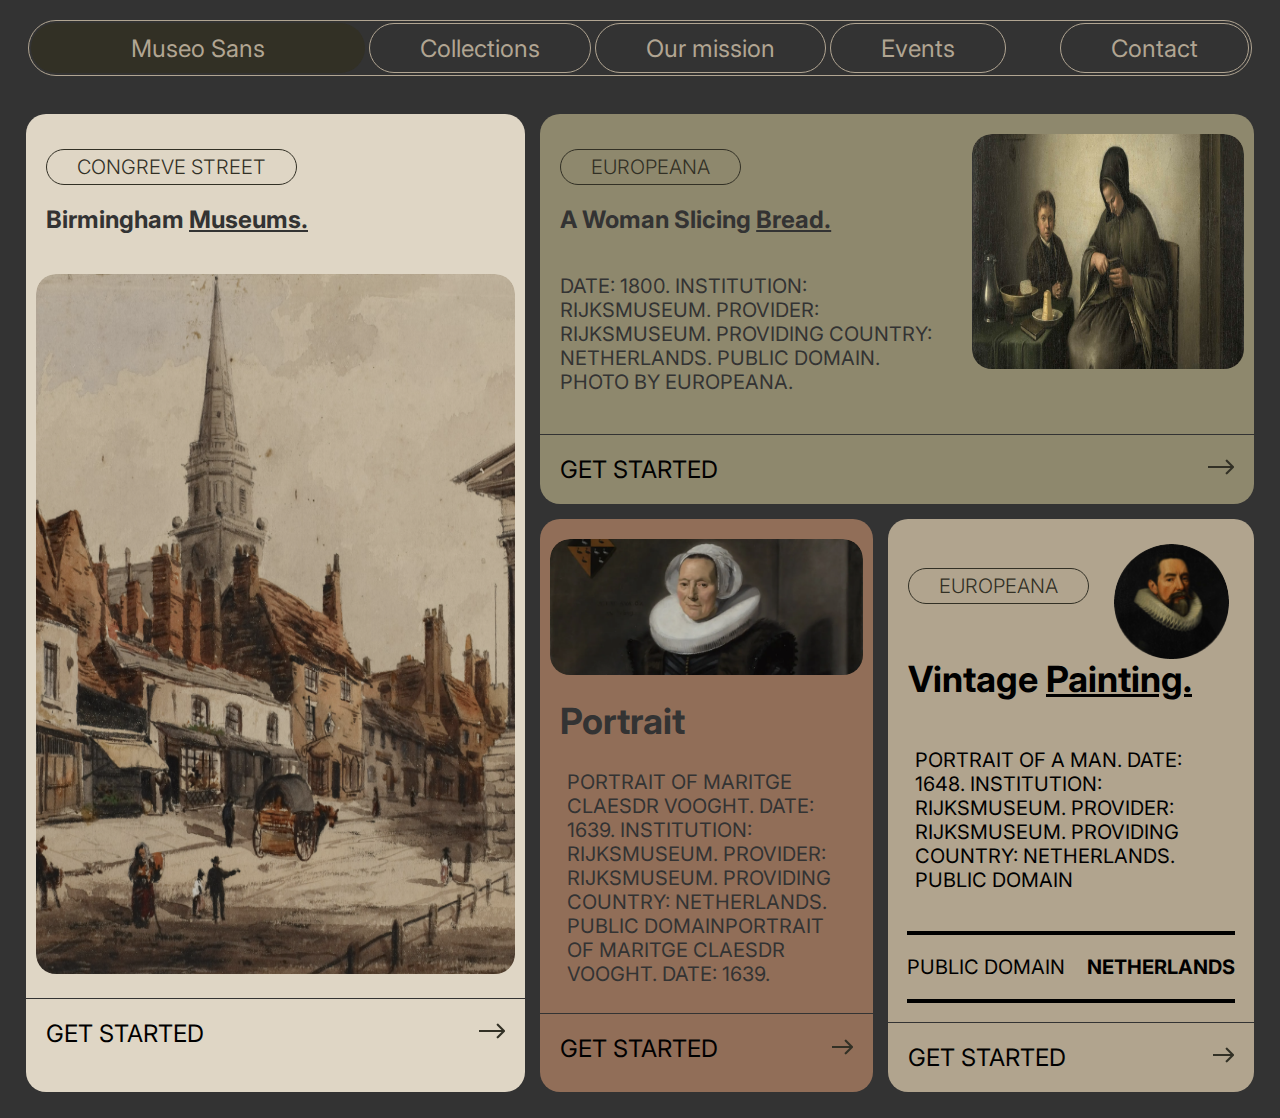
<file: mocks/april-f1-mod-test/april-f1-mod-test/index.html>
<!DOCTYPE html>
<html lang="en">

<head>
    <meta charset="UTF-8" />
    <meta http-equiv="X-UA-Compatible" content="IE=edge" />
    <meta name="viewport" content="width=device-width, initial-scale=1.0" />
    <title>April-f1 | modtest</title>
    <link rel="stylesheet" href="index.css" />
<body>
    <header>
        <nav class="nav-container">
            <div class="left-half">
                <button class="first-button">Museo Sans</button>
                <button class="hover-btn">Collections</button>
                <button class="hover-btn">Our mission</button>
                <button class="hover-btn">Events</button>
            </div>
            <div class="right-half">
                <button class="hover-btn">Contact</button>
            </div>
            <div class="responsive">
                <button class="hover-btn menu">Menu</button>
            </div>
        </nav>
    </header>
    <main>
        <div class="card-container">
            <div class="item-1">
                <h4>CONGREVE STREET</h4>
                <h2>Birmingham <span>Museums.</span></h2>
                <div class="image">
                    <div>
                        <img src="./image/meuseum.png" alt="Birmingham-Museums-Image" />
                    </div>
                </div>
                <div class="last-item">
                    <p>GET STARTED</p>
                    <span class="material-symbols-outlined"> <img class="target" src="./image/Arrow 1.png" alt=""> </span>
                </div>
            </div>
            <div class="item-2">
                <div class="item-2-upper">
                    <div>
                        <h4>EUROPEANA</h4>
                        <h2>A Woman Slicing <span>Bread.</span></h2>
                        <p>
                            DATE: 1800. INSTITUTION: RIJKSMUSEUM. PROVIDER: RIJKSMUSEUM.
                            PROVIDING COUNTRY: NETHERLANDS. PUBLIC DOMAIN. PHOTO BY
                            EUROPEANA.
                        </p>
                    </div>
                    <div class="image">
                        <div>
                            <img id="i2" src="./image/lady-eu.png" alt="EUROPEANA-Image" />
                        </div>
                    </div>
                </div>
                <div class="last-item">
                    <p>GET STARTED</p>
                    <span class="material-symbols-outlined"> <img src="./image/Arrow 1.png" alt=""> </span>
                </div>
            </div>
            <div class="item-3">
                <div class="image">
                    <div>
                        <img src="./image/potrait.png" alt="EUROPEANA-Image" />
                    </div>
                </div>
                <h2>Portrait</h2>
                <p>
                    PORTRAIT OF MARITGE CLAESDR VOOGHT. DATE: 1639. INSTITUTION:
                    RIJKSMUSEUM. PROVIDER: RIJKSMUSEUM. PROVIDING COUNTRY: NETHERLANDS.
                    PUBLIC DOMAINPORTRAIT OF MARITGE CLAESDR VOOGHT. DATE: 1639.
                    
                </p>
                <div class="last-item">
                    <p>GET STARTED</p>
                    <span class="material-symbols-outlined"> <img src="./image/Arrow 2.png" alt=""> </span>
                </div>
            </div>
            <div class="item-4">
                <div>
                    <h4>EUROPEANA</h4>
                    <div class="circle-image">
                        <div>
                            <img src="./image/image 1.png" alt="EUROPEANA-Image" />
                        </div>
                    </div>
                </div>
                <h2>Vintage <span>Painting.</span></h2>
                <p>
                    PORTRAIT OF A MAN. DATE: 1648. INSTITUTION: RIJKSMUSEUM. PROVIDER:
                    RIJKSMUSEUM. PROVIDING COUNTRY: NETHERLANDS. PUBLIC DOMAIN
                </p>
                <section class="line">
                    <p>PUBLIC DOMAIN</p>
                    <p style="font-weight: bold">NETHERLANDS</p>
                </section>
                <div class="last-item">
                    <p>GET STARTED</p>
                    <span class="material-symbols-outlined"> <img src="./image/Arrow 2.png" alt=""> </span>
                </div>
            </div>
        </div>
    </main>
    
</body>
</html>
</file>
<file: mocks/april-f1-mod-test/april-f1-mod-test/index.css>
@import url('https://fonts.googleapis.com/css2?family=Inter:wght@300;400;500;600;700&display=swap');
*{
    font-family: 'Inter';
  }
  body{
    background-color:  #333333;
  }
  .nav-container {
    display: flex;
    justify-content: space-between;
    margin: 20px;
    padding: 2px;
    border: 1px solid #b1a592;
    border-radius: 50px;
    
  }
  .nav-container button {
    height: 50px;
    border: 1px solid #b1a592;
    border-radius: 50px;
    color: #b1a592;
    padding: 0 50px;
    background-color: transparent;
    font-size: 24px;
    font-weight: 400;
  }
  
  .first-button {
    background-color: #323025 !important;
    border: none !important;
    padding: 0 100px !important;
  }
  .hover-btn:hover {
    background: rgba(50, 48, 37, 1);

    color: #333333;
    transform: scale(1.1);
    margin: 0 5px;
  }
  .card-container {
    padding: 18px 18px;
  }
  .item-1 {
    background-color: #dfd6c5;
    border-radius: 20px;
  }
  .item-1 > p,.item-1 > h4,
  .item-2-upper > div > h4,
  .item-4 > div > h4 {
    color: #323025;
    border: 1px solid #323025;
    border-radius: 20px;
    display: inline-block;
    margin: 0;
    padding: 5px 30px;
    margin-top: 35px;
    margin-left: 20px;
  }
  .item-1 > h4,
  .item-2-upper > div > h4,
  .item-4 > div > h4{
    font-weight: 300;
    font-size: 20px;
    
  }
   
  .item-1 .image img{
    height: 700px;
  }

  .item-1 > h2,
  .item-2-upper > div > h2 {
    font-weight: 700;
    font-size: 24px;
    color: #333333;
    padding-left: 20px;
    }

  .item-1 > h2 > span,
  .item-2-upper > div > h2 > span {
    text-decoration: underline;
  }

  .image {
    /* margin: 0; */
    margin: 20px 10px;
    display: inline-block;
    border-radius: 20px;
  }

  .item-1,
  .item-2,
  .item-3,
  .item-4 {
    position: relative;
  }

  .last-item {
    display: flex;
    justify-content: space-between;
    padding: 20px;
    border-top: 1px solid #333333;
    align-items: center;
  }

  .image > div > img {
    transition: all 0.4s ease-in-out;
    width: 100%;
    border-radius: 20px;
  }

  .image > div {
    overflow: hidden;
    border-radius: 20px;
  }

  .item-1:hover > .image > div > img,
  .item-2:hover > .item-2-upper > .image > div > img,
  .item-3:hover > .image > div > img {
    transform: scale(1.1);
  }
  .item-2-upper {
    display: flex;
    justify-content: space-between;
    align-items: flex-start;
  }
  .item-2 {
    background-color: #8e886d;
    border-radius: 20px;
  }

  .item-2-upper img{
    width: 100%;
  }
  .item-2-upper > div > p {
    color: #333333;
    padding: 20px;
    font-size: 20px;
    width: 382px;
  }
  
  #i2{
    width: 100%;
    height: 235px;
     }
  
     .last-item > p {
        font-size: 24px;
        margin: 0;
      }
      .item-3 {
        background: #916e58;
        border-radius: 20px;
      }
      .item-3 > h2 {
        font-size: 36px;
        color: #333333;
        padding: 0 20px;
        font-weight: bold;
        margin: 0;
      }
      .item-3 > p {
        font-weight: 400;
        font-size: 20px;
        color: #333333;
        padding: 14px;
        margin: 4px;
        
      }
      .item-4 {
        background-color: #b1a48e;
        border-radius: 20px;
      }
      .circle-image {
        height: 50px;
        width: 115px;
        padding: 25px;
      }
      .circle-image > div {
        overflow: hidden;
        border-radius: 80px;
      }
      .circle-image > div > img {
        transition: all 0.4s ease-in-out;
        width: 100%;
      }
      .item-4:hover > div > .circle-image > div > img {
        transform: scale(1.1);
      }
      .item-4 > div {
        display: flex;
        justify-content: space-between;
        align-items: center;
      }
      .item-4 > h2 {
        font-weight: 700;
        font-size: 36px;
        padding: 20px;
        margin: 0;
        margin-top: 18px;
      }
      .item-4 > h2 > span {
        text-decoration: underline;
      }
      .item-4 > p {
        font-size: 20px;
        padding: 20px;
        margin: 7px;
      }
      .line > p {
        font-size: 20px;
      }

      .line {
        display: flex;
        justify-content: space-between;
        align-items: center;
        border-top: 4px solid black;
        border-bottom: 4px solid black;
        margin: 19px;
      }

      .card-container {
        display: grid;
        grid-template-columns: 1.5fr 1fr 1fr;
        gap: 15px;
      }

      .item-1 {
        grid-row: 1/3;
      }

      .item-2 {
        grid-column: 2/4;
      }

      @media (min-width: 1141px) {
        .responsive {
          display: none;
        }
        .item-3 > p{
          margin: 13px;
        }
      }
      
      @media (max-width: 1140px) {
      
        .responsive {
          display: none;
        }
        
        .item-3 > p {
          padding: 5px;
        }
        .item-4 > p {
          padding: 15px;
          margin: 5px;
        }
        .line{
          margin: 26px;
        }
        .nav-container .left-half{
          display: flex;
        }
        .nav-container button{
          padding: 0 40px;
          font-size: 16px;
        }
      }
      
      @media (max-width: 840px) {
        .responsive {
          display: flex;
        }
        .card-container {
          display: grid;
          grid-template-columns: 2fr 0.5fr;
          gap: 15px;
        }
        .item-1,
        .item-2 {
          grid-column: 1/3;
        }
        .item-1 > h2 {
          padding-top: 0;
          
        }
        .left-half > .hover-btn,
        .right-half {
          display: none;
        }
        .left-half {
          flex-grow: 1;
          display: flex;
        }
        .first-button {
          flex-grow: 1;
        }
      
        .item-1 .image{
          width: 95%;
          margin-left: 20px;
        }
      
        .item-3 > p{
          margin: 14px;
        }
        .line{
          margin: 16px;
        }
      
      }
      @media (max-width: 540px) {
        .card-container {
          display: grid;
          grid-template-columns: 1fr;
          gap: 15px;
        }
        .item-1,
        .item-2 {
          grid-column: 1/2;
        }
        .item-4 > h2 {
          margin-top: 40px;
        }
        .responsive {
          display: flex;
        }
        .menu {
          padding: 0 10px !important;
        }
        .item-2-upper {
          display: flex;
          justify-content: space-between;
          align-items: flex-start;
          flex-direction: column;
        }
      }
      .item-3 > h2 {
        display: inline-block;
        position: relative;
      }
      .item-3 > h2::before {
        content: "";
        position: absolute;
        left: 20px;
        bottom: 0;
        width: 0%;
        height: 5px;
        background-color: #333333;
        transition: width 1s ease-out;
      }
      .item-3:hover > h2::before {
        width: 80%;
      }
</file>
